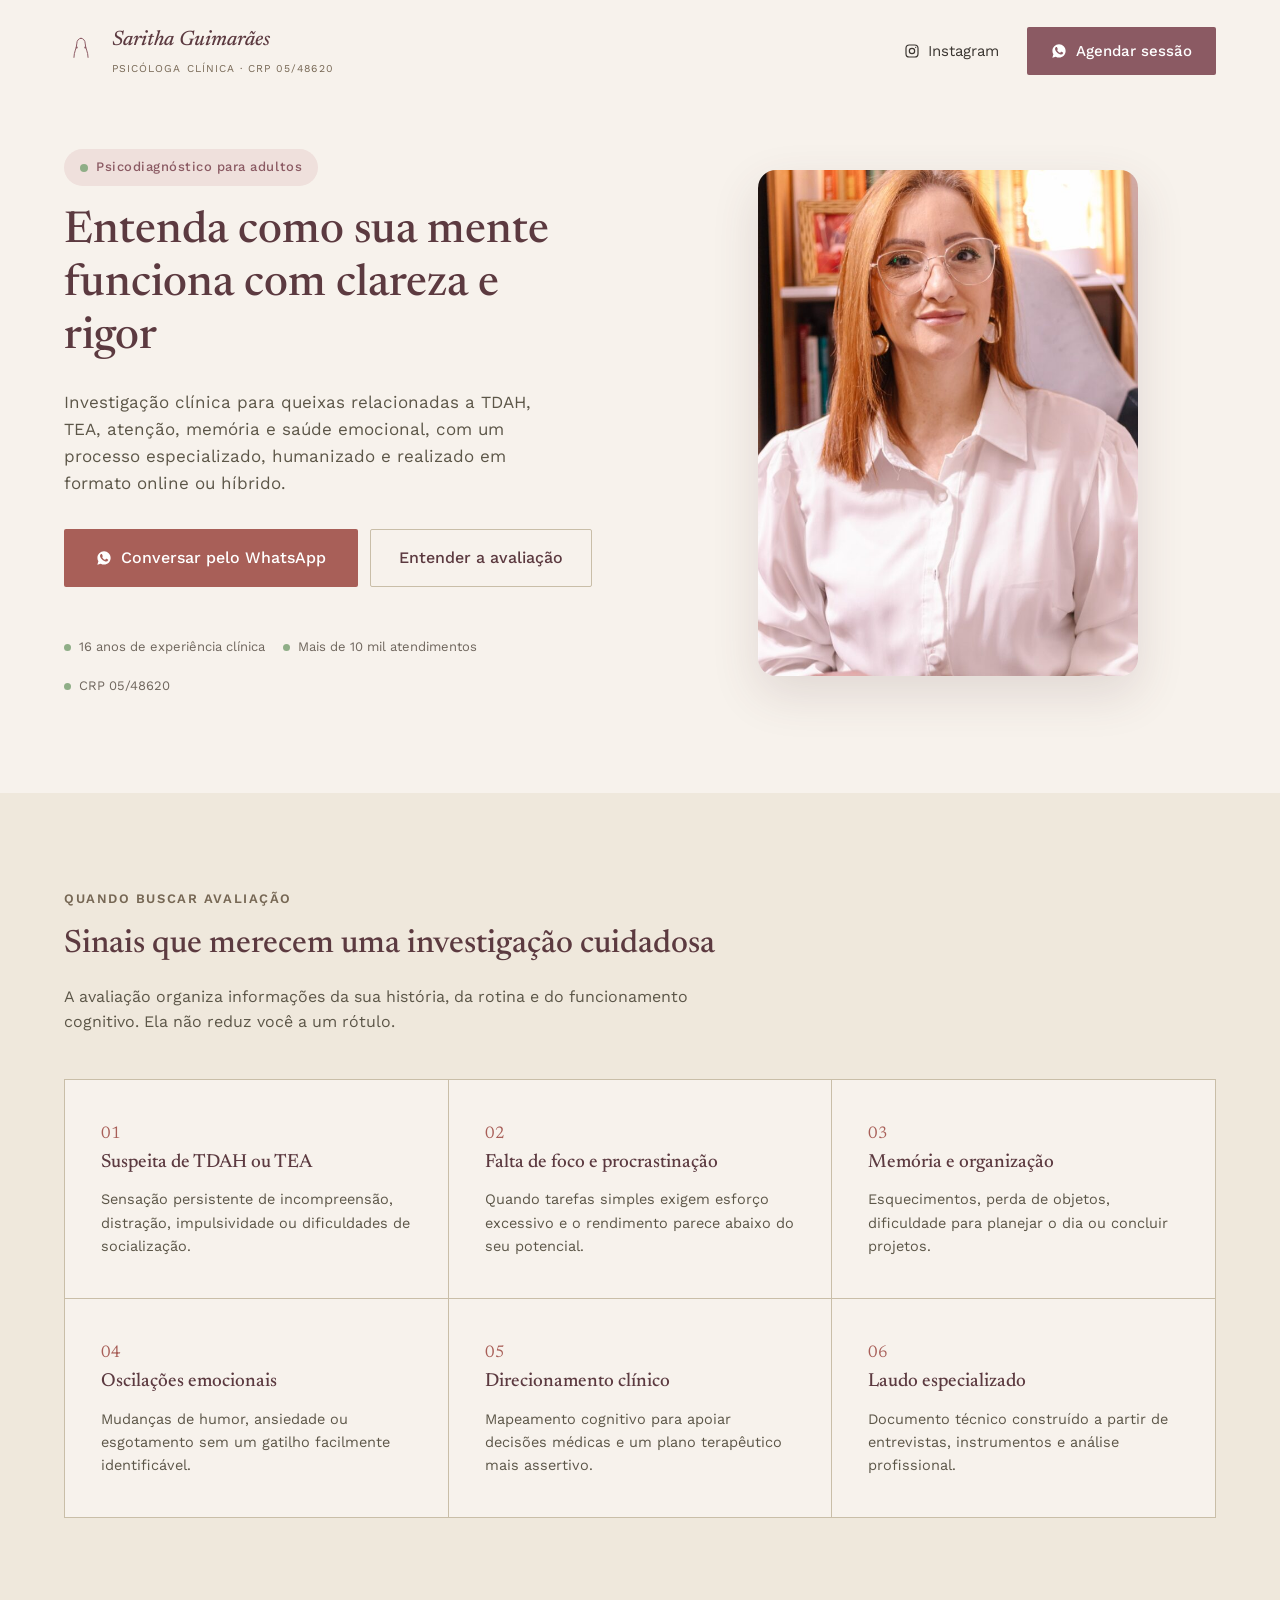
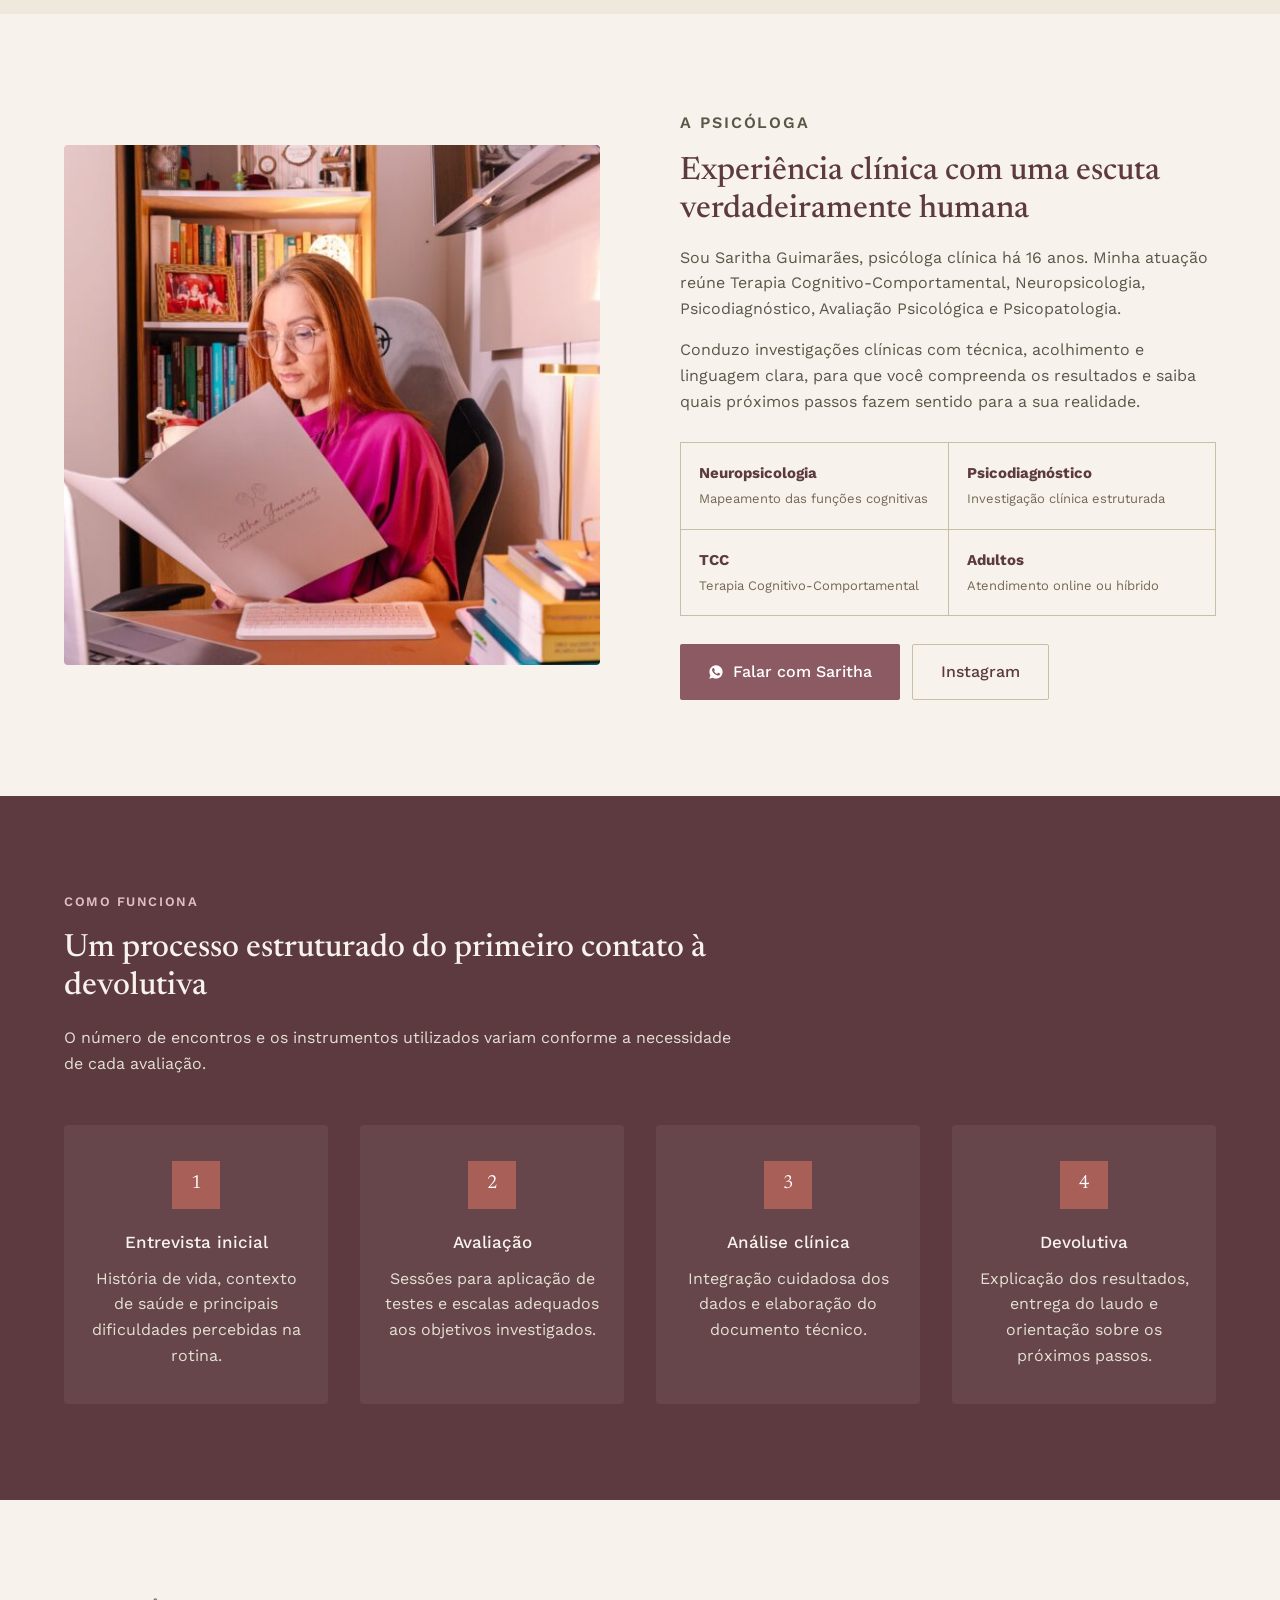
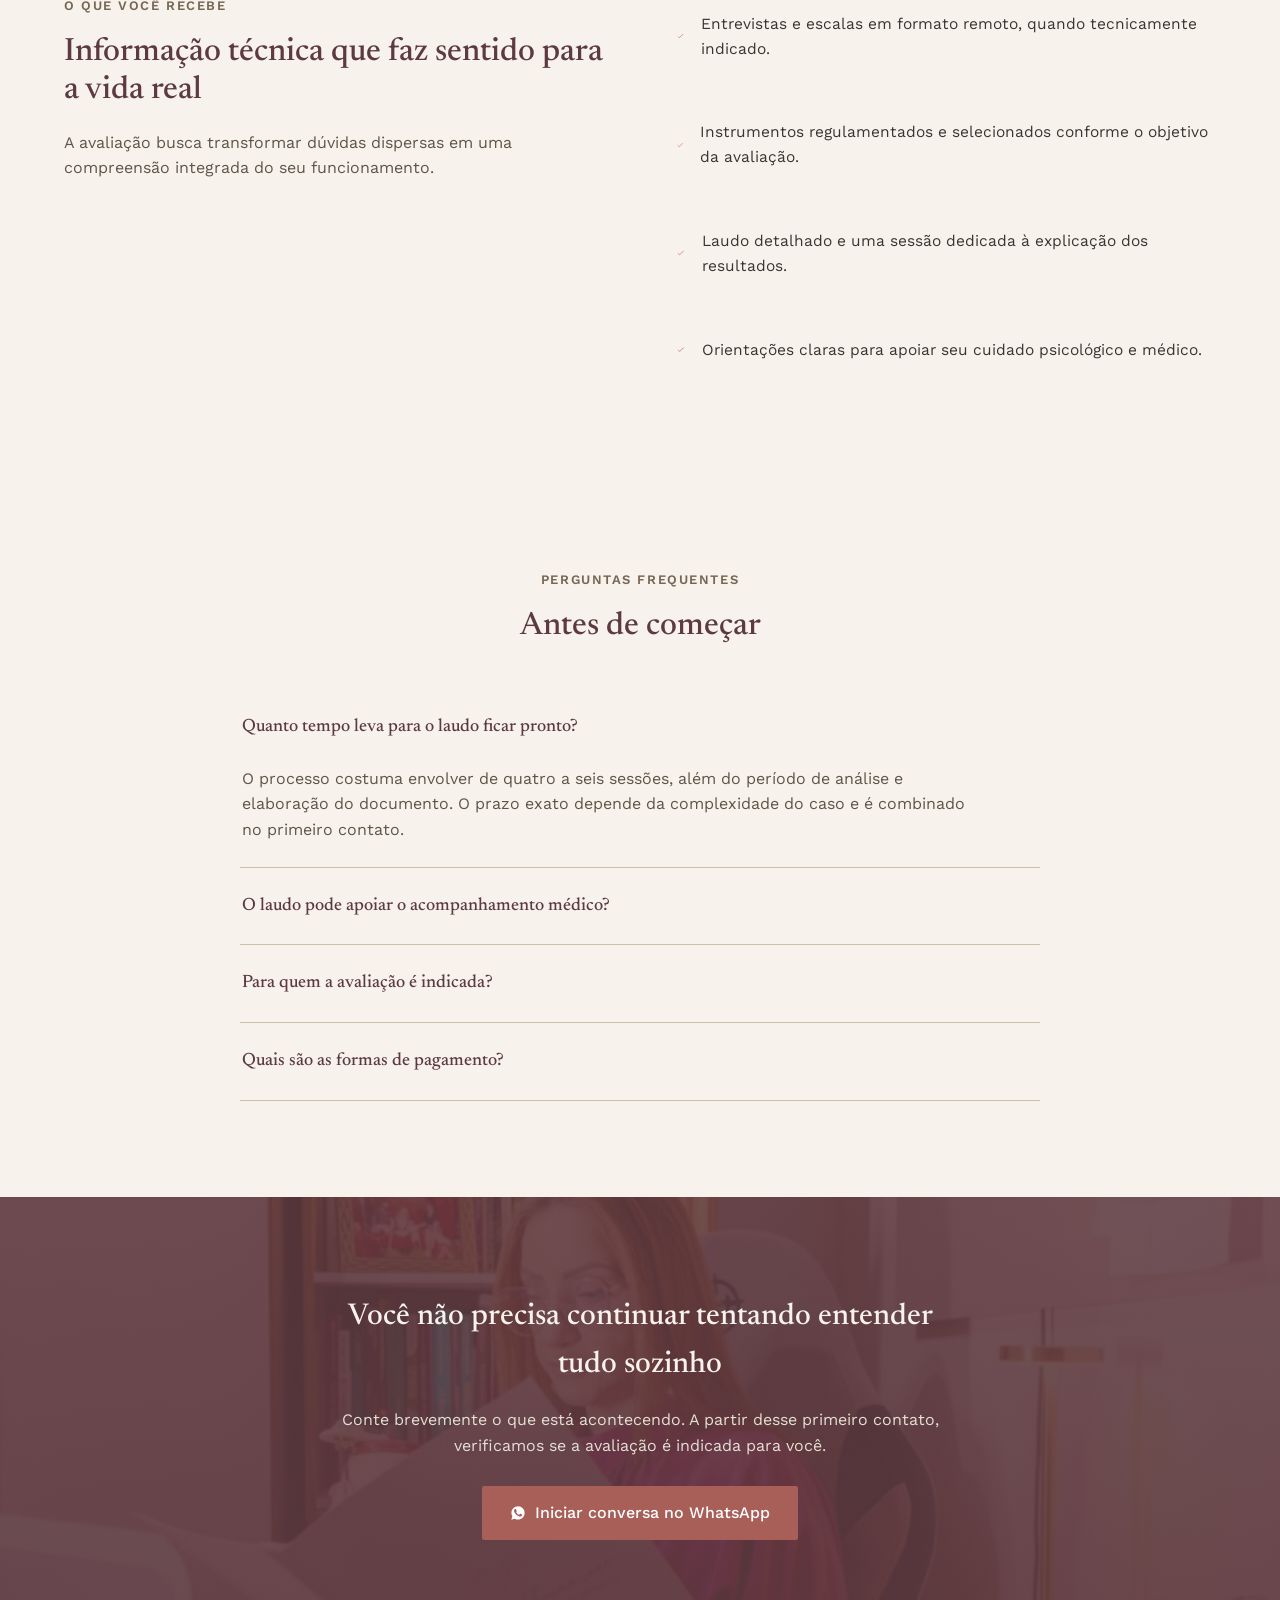
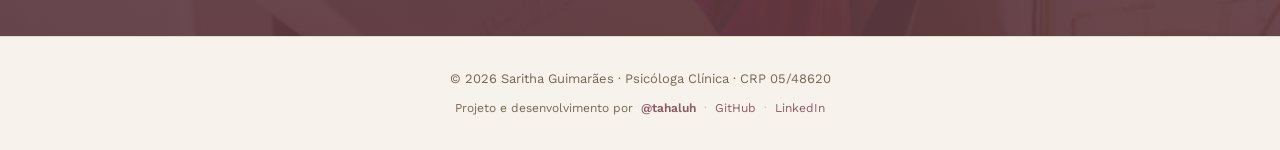
<file: neuro/index.html>
<!doctype html>
<html lang="pt-BR">
<head>
  <meta charset="utf-8">
  <meta name="viewport" content="width=device-width, initial-scale=1">
  <meta name="description" content="Avaliação neuropsicológica e psicodiagnóstico para adultos, com atendimento online ou híbrido.">
  <meta name="theme-color" content="#5C3A40">
  <title>Avaliação Neuropsicológica | Saritha Guimarães</title>
  <link rel="preconnect" href="https://fonts.googleapis.com">
  <link rel="preconnect" href="https://fonts.gstatic.com" crossorigin>
  <link href="https://fonts.googleapis.com/css2?family=Newsreader:ital,opsz,wght@0,72,400;0,72,500;0,72,600;1,72,500&family=Work+Sans:wght@300;400;500;600&display=swap" rel="stylesheet">
  <link rel="stylesheet" href="../assets/specialist-theme.css?v=13">
</head>
<body>
  <header class="topbar">
    <nav class="nav wrap" aria-label="Navegação principal">
      <a class="brand" href="#inicio"><span class="brand-copy"><strong>Saritha Guimarães</strong><span>Psicóloga Clínica · CRP 05/48620</span></span></a>
      <div class="nav-links"><a href="https://www.instagram.com/sarithaguimaraespsicologia" target="_blank" rel="noopener">Instagram</a><a class="btn" href="https://wa.me/5521986484047?text=Ol%C3%A1%2C%20gostaria%20de%20saber%20mais%20sobre%20a%20avalia%C3%A7%C3%A3o%20neuropsicol%C3%B3gica." target="_blank" rel="noopener"><span class="wide">Agendar sessão</span><span aria-hidden="true">Agendar</span></a></div>
    </nav>
  </header>

  <main id="inicio">
    <section class="hero">
      <div class="hero-grid wrap">
        <div class="hero-copy">
          <p class="eyebrow">Psicodiagnóstico para adultos</p>
          <h1>Entenda como sua mente funciona com <em>clareza e rigor</em></h1>
          <p>Investigação clínica para queixas relacionadas a TDAH, TEA, atenção, memória e saúde emocional, com um processo especializado, humanizado e realizado em formato online ou híbrido.</p>
          <div class="actions"><a class="btn" href="https://wa.me/5521986484047?text=Ol%C3%A1%2C%20gostaria%20de%20saber%20mais%20sobre%20a%20avalia%C3%A7%C3%A3o%20neuropsicol%C3%B3gica." target="_blank" rel="noopener">Conversar pelo WhatsApp</a><a class="btn secondary" href="#avaliacao">Entender a avaliação</a></div>
          <div class="microproof"><span><i></i> 16 anos de experiência clínica</span><span><i></i> Mais de 10 mil atendimentos</span><span><i></i> CRP 05/48620</span></div>
        </div>
        <div class="portrait"><img src="../assets/saritha-retrato.jpeg" alt="Psicóloga Saritha Guimarães" width="682" height="1024" loading="eager" decoding="async" fetchpriority="high"></div>
      </div>
    </section>

    <section class="section signals" id="avaliacao">
      <div class="wrap">
        <p class="eyebrow">Quando buscar avaliação</p>
        <h2 class="section-title">Sinais que merecem uma investigação cuidadosa</h2>
        <p class="section-lead">A avaliação organiza informações da sua história, da rotina e do funcionamento cognitivo. Ela não reduz você a um rótulo.</p>
        <div class="cards">
          <article class="card"><span class="num">01</span><h3>Suspeita de TDAH ou TEA</h3><p>Sensação persistente de incompreensão, distração, impulsividade ou dificuldades de socialização.</p></article>
          <article class="card"><span class="num">02</span><h3>Falta de foco e procrastinação</h3><p>Quando tarefas simples exigem esforço excessivo e o rendimento parece abaixo do seu potencial.</p></article>
          <article class="card"><span class="num">03</span><h3>Memória e organização</h3><p>Esquecimentos, perda de objetos, dificuldade para planejar o dia ou concluir projetos.</p></article>
          <article class="card"><span class="num">04</span><h3>Oscilações emocionais</h3><p>Mudanças de humor, ansiedade ou esgotamento sem um gatilho facilmente identificável.</p></article>
          <article class="card"><span class="num">05</span><h3>Direcionamento clínico</h3><p>Mapeamento cognitivo para apoiar decisões médicas e um plano terapêutico mais assertivo.</p></article>
          <article class="card"><span class="num">06</span><h3>Laudo especializado</h3><p>Documento técnico construído a partir de entrevistas, instrumentos e análise profissional.</p></article>
        </div>
      </div>
    </section>

    <section class="section">
      <div class="about-grid wrap">
        <div class="office"><img src="../assets/saritha-consultorio.jpeg" alt="Saritha Guimarães em seu consultório" width="768" height="540" loading="lazy"></div>
        <div class="about-copy"><p class="eyebrow">A psicóloga</p><h2 class="section-title">Experiência clínica com uma escuta verdadeiramente humana</h2><p>Sou Saritha Guimarães, psicóloga clínica há 16 anos. Minha atuação reúne Terapia Cognitivo-Comportamental, Neuropsicologia, Psicodiagnóstico, Avaliação Psicológica e Psicopatologia.</p><p>Conduzo investigações clínicas com técnica, acolhimento e linguagem clara, para que você compreenda os resultados e saiba quais próximos passos fazem sentido para a sua realidade.</p><div class="credentials"><div class="credential"><strong>Neuropsicologia</strong><span>Mapeamento das funções cognitivas</span></div><div class="credential"><strong>Psicodiagnóstico</strong><span>Investigação clínica estruturada</span></div><div class="credential"><strong>TCC</strong><span>Terapia Cognitivo-Comportamental</span></div><div class="credential"><strong>Adultos</strong><span>Atendimento online ou híbrido</span></div></div><div class="actions"><a class="btn" href="https://wa.me/5521986484047?text=Ol%C3%A1%2C%20gostaria%20de%20saber%20mais%20sobre%20a%20avalia%C3%A7%C3%A3o%20neuropsicol%C3%B3gica." target="_blank" rel="noopener">Falar com Saritha</a><a class="btn secondary" href="https://www.instagram.com/sarithaguimaraespsicologia" target="_blank" rel="noopener" aria-label="Instagram de Saritha Guimarães">Instagram</a></div></div>
      </div>
    </section>

    <section class="section process" id="processo">
      <div class="wrap"><p class="eyebrow">Como funciona</p><h2 class="section-title">Um processo estruturado do primeiro contato à devolutiva</h2><p class="section-lead">O número de encontros e os instrumentos utilizados variam conforme a necessidade de cada avaliação.</p><div class="steps"><article class="step"><b>1</b><h3>Entrevista inicial</h3><p>História de vida, contexto de saúde e principais dificuldades percebidas na rotina.</p></article><article class="step"><b>2</b><h3>Avaliação</h3><p>Sessões para aplicação de testes e escalas adequados aos objetivos investigados.</p></article><article class="step"><b>3</b><h3>Análise clínica</h3><p>Integração cuidadosa dos dados e elaboração do documento técnico.</p></article><article class="step"><b>4</b><h3>Devolutiva</h3><p>Explicação dos resultados, entrega do laudo e orientação sobre os próximos passos.</p></article></div></div>
    </section>

    <section class="section">
      <div class="benefit-grid wrap"><div><p class="eyebrow">O que você recebe</p><h2 class="section-title">Informação técnica que faz sentido para a vida real</h2><p class="section-lead">A avaliação busca transformar dúvidas dispersas em uma compreensão integrada do seu funcionamento.</p></div><div class="benefit-list"><div class="benefit"><svg viewBox="0 0 24 24" fill="none" stroke="currentColor" stroke-width="2"><path d="m5 12 4 4L19 6"/></svg><p>Entrevistas e escalas em formato remoto, quando tecnicamente indicado.</p></div><div class="benefit"><svg viewBox="0 0 24 24" fill="none" stroke="currentColor" stroke-width="2"><path d="m5 12 4 4L19 6"/></svg><p>Instrumentos regulamentados e selecionados conforme o objetivo da avaliação.</p></div><div class="benefit"><svg viewBox="0 0 24 24" fill="none" stroke="currentColor" stroke-width="2"><path d="m5 12 4 4L19 6"/></svg><p>Laudo detalhado e uma sessão dedicada à explicação dos resultados.</p></div><div class="benefit"><svg viewBox="0 0 24 24" fill="none" stroke="currentColor" stroke-width="2"><path d="m5 12 4 4L19 6"/></svg><p>Orientações claras para apoiar seu cuidado psicológico e médico.</p></div></div></div>
    </section>

    <section class="section faq" id="faq"><div class="wrap"><p class="eyebrow" style="text-align:center">Perguntas frequentes</p><h2 class="section-title" style="margin:auto;text-align:center">Antes de começar</h2><div class="faq-list"><details open><summary>Quanto tempo leva para o laudo ficar pronto?</summary><p>O processo costuma envolver de quatro a seis sessões, além do período de análise e elaboração do documento. O prazo exato depende da complexidade do caso e é combinado no primeiro contato.</p></details><details><summary>O laudo pode apoiar o acompanhamento médico?</summary><p>Sim. O documento apresenta os resultados da avaliação e pode servir de base para o diálogo com médicos, psiquiatras e outros profissionais envolvidos no cuidado.</p></details><details><summary>Para quem a avaliação é indicada?</summary><p>Para adultos com queixas de foco, organização, memória, oscilações emocionais ou suspeitas clínicas como TDAH e TEA. A indicação é confirmada após o contato inicial.</p></details><details><summary>Quais são as formas de pagamento?</summary><p>O procedimento é organizado como um pacote de etapas. Há pagamento via Pix ou parcelamento no cartão de crédito; valores e condições são informados diretamente no atendimento.</p></details></div></div></section>

    <section class="closing"><div class="closing-inner wrap"><h2>Você não precisa continuar tentando entender tudo sozinho</h2><p>Conte brevemente o que está acontecendo. A partir desse primeiro contato, verificamos se a avaliação é indicada para você.</p><a class="btn" href="https://wa.me/5521986484047?text=Ol%C3%A1%2C%20gostaria%20de%20saber%20mais%20sobre%20a%20avalia%C3%A7%C3%A3o%20neuropsicol%C3%B3gica." target="_blank" rel="noopener">Iniciar conversa no WhatsApp</a></div></section>
  </main>

  <footer><div class="footer-grid wrap"><div>© 2026 Saritha Guimarães · Psicóloga Clínica · CRP 05/48620</div><div class="dev-credit">Projeto e desenvolvimento por <a href="https://tahaluh.github.io/" target="_blank" rel="noopener">@tahaluh</a><span>·</span><a href="https://github.com/tahaluh" target="_blank" rel="noopener">GitHub</a><span>·</span><a href="https://www.linkedin.com/in/thaua-lucas/" target="_blank" rel="noopener">LinkedIn</a></div></div></footer>
  <div class="mobile-cta"><a class="btn" href="https://wa.me/5521986484047?text=Ol%C3%A1%2C%20gostaria%20de%20saber%20mais%20sobre%20a%20avalia%C3%A7%C3%A3o%20neuropsicol%C3%B3gica." target="_blank" rel="noopener">Conversar pelo WhatsApp</a></div>
</body>
</html>
</file>
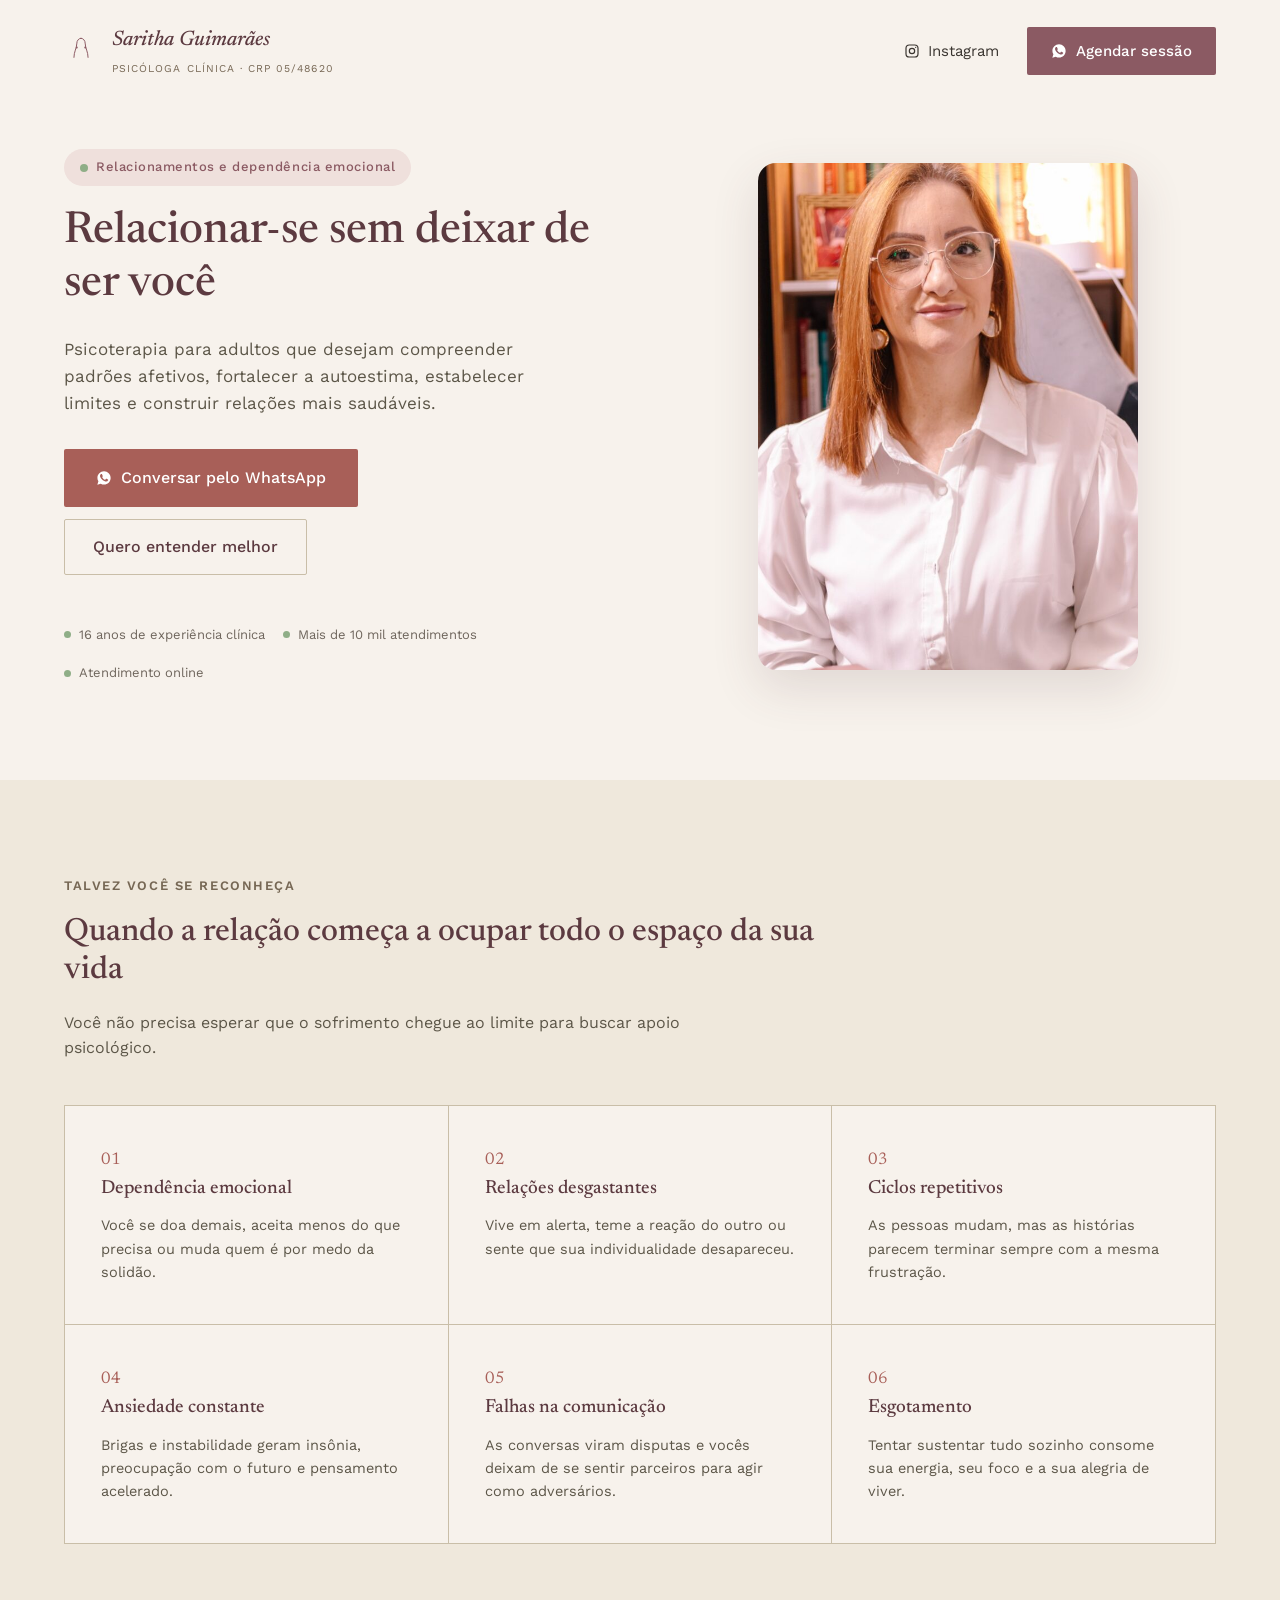
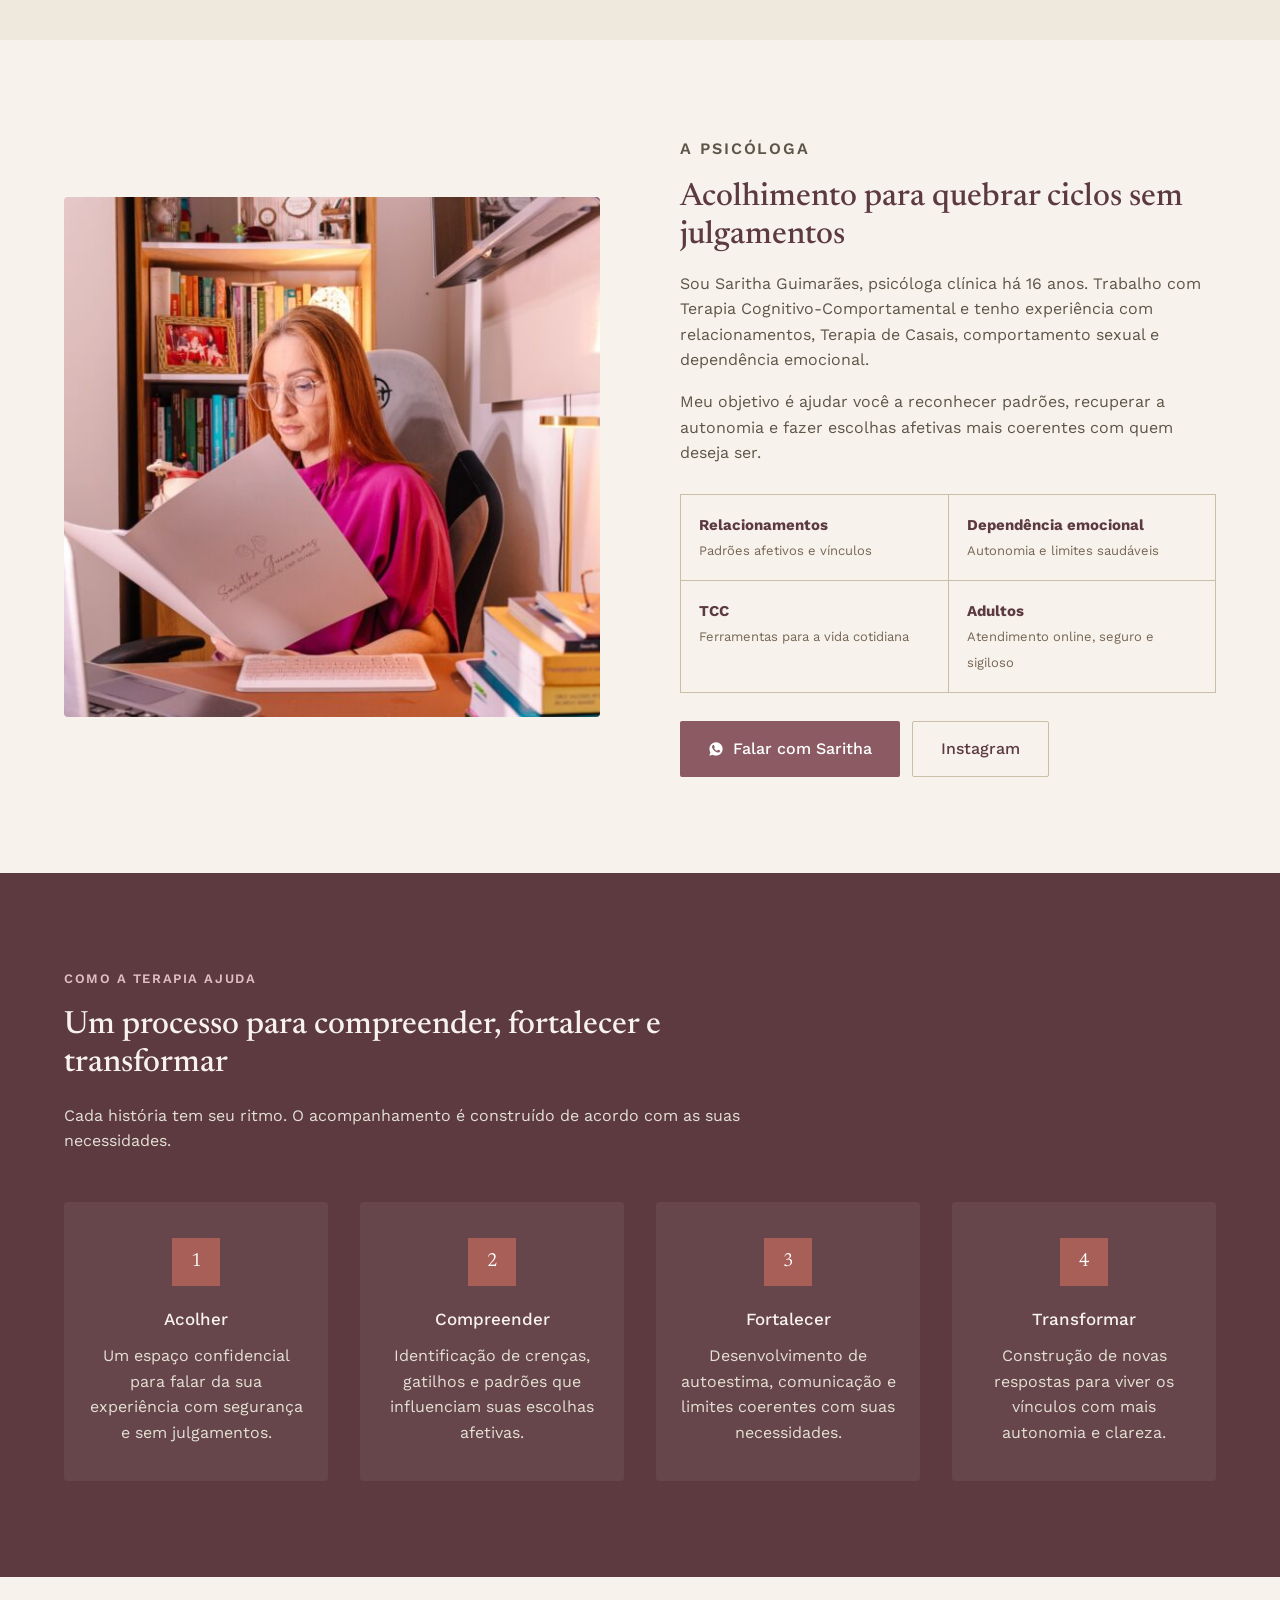
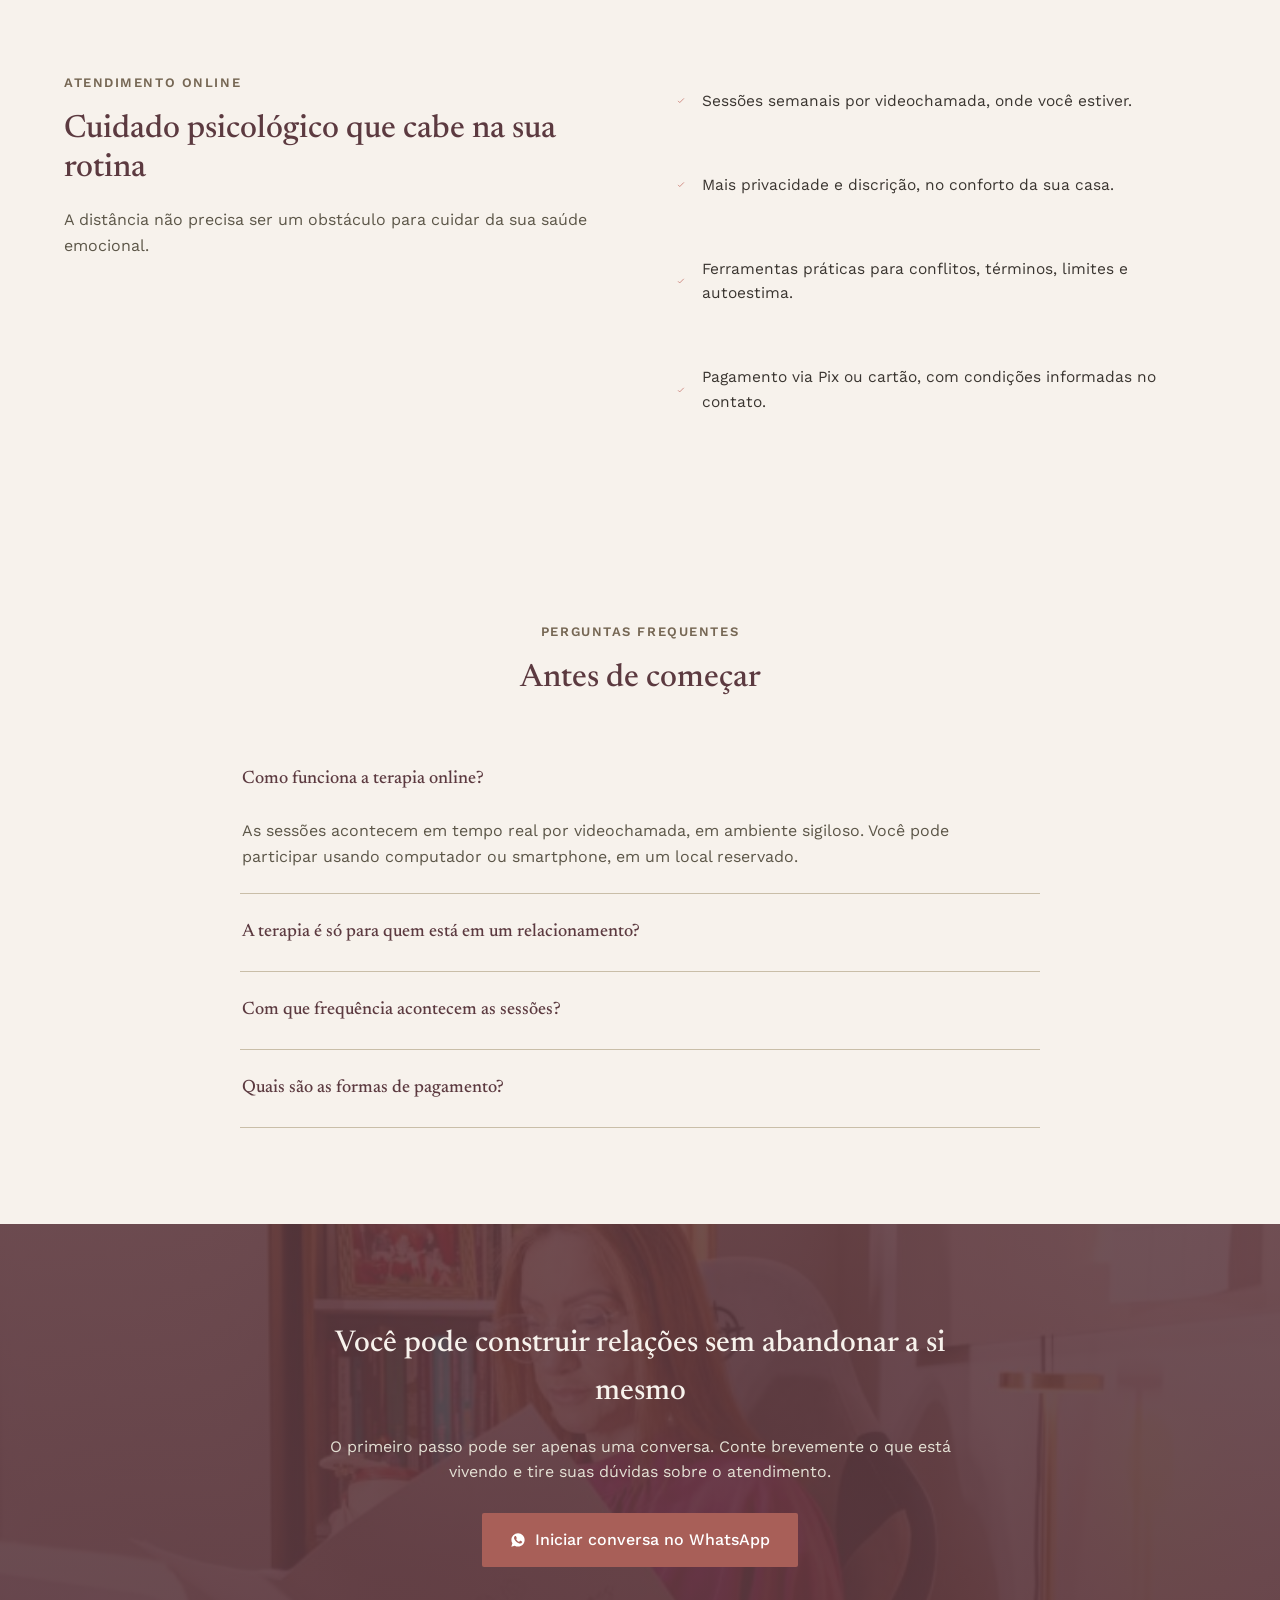
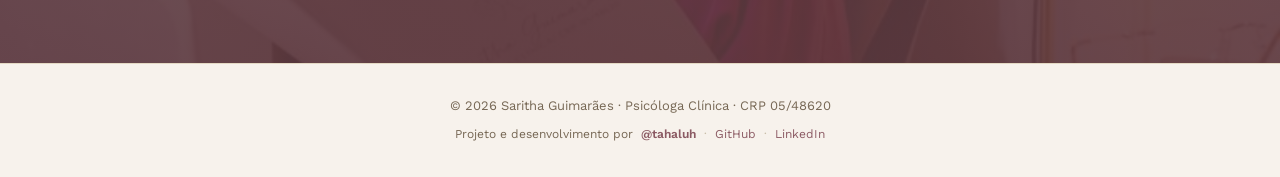
<file: relacionamentos/index.html>
<!doctype html>
<html lang="pt-BR">
<head>
  <meta charset="utf-8">
  <meta name="viewport" content="width=device-width, initial-scale=1">
  <meta name="description" content="Psicoterapia para adultos que desejam superar dependência emocional, fortalecer limites e construir relacionamentos saudáveis.">
  <meta name="theme-color" content="#5C3A40">
  <title>Relacionamentos e Dependência Emocional | Saritha Guimarães</title>
  <link rel="preconnect" href="https://fonts.googleapis.com">
  <link rel="preconnect" href="https://fonts.gstatic.com" crossorigin>
  <link href="https://fonts.googleapis.com/css2?family=Newsreader:ital,opsz,wght@0,72,400;0,72,500;0,72,600;1,72,500&family=Work+Sans:wght@300;400;500;600&display=swap" rel="stylesheet">
  <link rel="stylesheet" href="../assets/specialist-theme.css?v=13">
</head>
<body>
  <header class="topbar"><nav class="nav wrap" aria-label="Navegação principal"><a class="brand" href="#inicio"><span class="brand-copy"><strong>Saritha Guimarães</strong><span>Psicóloga Clínica · CRP 05/48620</span></span></a><div class="nav-links"><a href="https://www.instagram.com/sarithaguimaraespsicologia" target="_blank" rel="noopener">Instagram</a><a class="btn" href="https://wa.me/5521986484047?text=Ol%C3%A1%2C%20gostaria%20de%20conversar%20sobre%20terapia%20para%20relacionamentos." target="_blank" rel="noopener"><span class="wide">Agendar sessão</span><span aria-hidden="true">Agendar</span></a></div></nav></header>

  <main id="inicio">
    <section class="hero"><div class="hero-grid wrap"><div class="hero-copy"><p class="eyebrow">Relacionamentos e dependência emocional</p><h1>Relacionar-se sem <em>deixar de ser você</em></h1><p>Psicoterapia para adultos que desejam compreender padrões afetivos, fortalecer a autoestima, estabelecer limites e construir relações mais saudáveis.</p><div class="actions"><a class="btn" href="https://wa.me/5521986484047?text=Ol%C3%A1%2C%20gostaria%20de%20conversar%20sobre%20terapia%20para%20relacionamentos." target="_blank" rel="noopener">Conversar pelo WhatsApp</a><a class="btn secondary" href="#sinais">Quero entender melhor</a></div><div class="microproof"><span><i></i> 16 anos de experiência clínica</span><span><i></i> Mais de 10 mil atendimentos</span><span><i></i> Atendimento online</span></div></div><div class="portrait"><img src="../assets/saritha-retrato.jpeg" alt="Psicóloga Saritha Guimarães" width="682" height="1024" loading="eager" decoding="async" fetchpriority="high"></div></div></section>

    <section class="section signals" id="sinais"><div class="wrap"><p class="eyebrow">Talvez você se reconheça</p><h2 class="section-title">Quando a relação começa a ocupar todo o espaço da sua vida</h2><p class="section-lead">Você não precisa esperar que o sofrimento chegue ao limite para buscar apoio psicológico.</p><div class="cards"><article class="card"><span class="num">01</span><h3>Dependência emocional</h3><p>Você se doa demais, aceita menos do que precisa ou muda quem é por medo da solidão.</p></article><article class="card"><span class="num">02</span><h3>Relações desgastantes</h3><p>Vive em alerta, teme a reação do outro ou sente que sua individualidade desapareceu.</p></article><article class="card"><span class="num">03</span><h3>Ciclos repetitivos</h3><p>As pessoas mudam, mas as histórias parecem terminar sempre com a mesma frustração.</p></article><article class="card"><span class="num">04</span><h3>Ansiedade constante</h3><p>Brigas e instabilidade geram insônia, preocupação com o futuro e pensamento acelerado.</p></article><article class="card"><span class="num">05</span><h3>Falhas na comunicação</h3><p>As conversas viram disputas e vocês deixam de se sentir parceiros para agir como adversários.</p></article><article class="card"><span class="num">06</span><h3>Esgotamento</h3><p>Tentar sustentar tudo sozinho consome sua energia, seu foco e a sua alegria de viver.</p></article></div></div></section>

    <section class="section"><div class="about-grid wrap"><div class="office"><img src="../assets/saritha-consultorio.jpeg" alt="Saritha Guimarães em seu consultório" width="768" height="540" loading="lazy"></div><div class="about-copy"><p class="eyebrow">A psicóloga</p><h2 class="section-title">Acolhimento para quebrar ciclos sem julgamentos</h2><p>Sou Saritha Guimarães, psicóloga clínica há 16 anos. Trabalho com Terapia Cognitivo-Comportamental e tenho experiência com relacionamentos, Terapia de Casais, comportamento sexual e dependência emocional.</p><p>Meu objetivo é ajudar você a reconhecer padrões, recuperar a autonomia e fazer escolhas afetivas mais coerentes com quem deseja ser.</p><div class="credentials"><div class="credential"><strong>Relacionamentos</strong><span>Padrões afetivos e vínculos</span></div><div class="credential"><strong>Dependência emocional</strong><span>Autonomia e limites saudáveis</span></div><div class="credential"><strong>TCC</strong><span>Ferramentas para a vida cotidiana</span></div><div class="credential"><strong>Adultos</strong><span>Atendimento online, seguro e sigiloso</span></div></div><div class="actions"><a class="btn" href="https://wa.me/5521986484047?text=Ol%C3%A1%2C%20gostaria%20de%20conversar%20sobre%20terapia%20para%20relacionamentos." target="_blank" rel="noopener">Falar com Saritha</a><a class="btn secondary" href="https://www.instagram.com/sarithaguimaraespsicologia" target="_blank" rel="noopener">Instagram</a></div></div></div></section>

    <section class="section process" id="processo"><div class="wrap"><p class="eyebrow">Como a terapia ajuda</p><h2 class="section-title">Um processo para compreender, fortalecer e transformar</h2><p class="section-lead">Cada história tem seu ritmo. O acompanhamento é construído de acordo com as suas necessidades.</p><div class="steps"><article class="step"><b>1</b><h3>Acolher</h3><p>Um espaço confidencial para falar da sua experiência com segurança e sem julgamentos.</p></article><article class="step"><b>2</b><h3>Compreender</h3><p>Identificação de crenças, gatilhos e padrões que influenciam suas escolhas afetivas.</p></article><article class="step"><b>3</b><h3>Fortalecer</h3><p>Desenvolvimento de autoestima, comunicação e limites coerentes com suas necessidades.</p></article><article class="step"><b>4</b><h3>Transformar</h3><p>Construção de novas respostas para viver os vínculos com mais autonomia e clareza.</p></article></div></div></section>

    <section class="section"><div class="benefit-grid wrap"><div><p class="eyebrow">Atendimento online</p><h2 class="section-title">Cuidado psicológico que cabe na sua rotina</h2><p class="section-lead">A distância não precisa ser um obstáculo para cuidar da sua saúde emocional.</p></div><div class="benefit-list"><div class="benefit"><svg viewBox="0 0 24 24" fill="none" stroke="currentColor" stroke-width="2"><path d="m5 12 4 4L19 6"/></svg><p>Sessões semanais por videochamada, onde você estiver.</p></div><div class="benefit"><svg viewBox="0 0 24 24" fill="none" stroke="currentColor" stroke-width="2"><path d="m5 12 4 4L19 6"/></svg><p>Mais privacidade e discrição, no conforto da sua casa.</p></div><div class="benefit"><svg viewBox="0 0 24 24" fill="none" stroke="currentColor" stroke-width="2"><path d="m5 12 4 4L19 6"/></svg><p>Ferramentas práticas para conflitos, términos, limites e autoestima.</p></div><div class="benefit"><svg viewBox="0 0 24 24" fill="none" stroke="currentColor" stroke-width="2"><path d="m5 12 4 4L19 6"/></svg><p>Pagamento via Pix ou cartão, com condições informadas no contato.</p></div></div></div></section>

    <section class="section faq" id="faq"><div class="wrap"><p class="eyebrow" style="text-align:center">Perguntas frequentes</p><h2 class="section-title" style="margin:auto;text-align:center">Antes de começar</h2><div class="faq-list"><details open><summary>Como funciona a terapia online?</summary><p>As sessões acontecem em tempo real por videochamada, em ambiente sigiloso. Você pode participar usando computador ou smartphone, em um local reservado.</p></details><details><summary>A terapia é só para quem está em um relacionamento?</summary><p>Não. O processo também pode ajudar quem está solteiro, viveu um término, deseja compreender padrões repetitivos ou quer se preparar para vínculos mais saudáveis.</p></details><details><summary>Com que frequência acontecem as sessões?</summary><p>Em geral, as consultas são semanais. A frequência e a duração do acompanhamento são combinadas conforme sua necessidade e evolução no processo.</p></details><details><summary>Quais são as formas de pagamento?</summary><p>O pagamento pode ser feito via Pix ou cartão de crédito. Valores e condições são informados diretamente no primeiro contato.</p></details></div></div></section>

    <section class="closing"><div class="closing-inner wrap"><h2>Você pode construir relações sem abandonar a si mesmo</h2><p>O primeiro passo pode ser apenas uma conversa. Conte brevemente o que está vivendo e tire suas dúvidas sobre o atendimento.</p><a class="btn" href="https://wa.me/5521986484047?text=Ol%C3%A1%2C%20gostaria%20de%20conversar%20sobre%20terapia%20para%20relacionamentos." target="_blank" rel="noopener">Iniciar conversa no WhatsApp</a></div></section>
  </main>

  <footer><div class="footer-grid wrap"><div>© 2026 Saritha Guimarães · Psicóloga Clínica · CRP 05/48620</div><div class="dev-credit">Projeto e desenvolvimento por <a href="https://tahaluh.github.io/" target="_blank" rel="noopener">@tahaluh</a><span>·</span><a href="https://github.com/tahaluh" target="_blank" rel="noopener">GitHub</a><span>·</span><a href="https://www.linkedin.com/in/thaua-lucas/" target="_blank" rel="noopener">LinkedIn</a></div></div></footer>
  <div class="mobile-cta"><a class="btn" href="https://wa.me/5521986484047?text=Ol%C3%A1%2C%20gostaria%20de%20conversar%20sobre%20terapia%20para%20relacionamentos." target="_blank" rel="noopener">Conversar pelo WhatsApp</a></div>
</body>
</html>
</file>
<file: assets/specialist-theme.css>
/* Mantém as páginas especializadas no mesmo sistema visual da página principal aprovada. */
:root {
  --ink: #3A3530;
  --wine: #5C3A40;
  --wine-2: #8B5A63;
  --paper: #F7F2EC;
  --sand: #EFE8DC;
  --sage: #8FAE87;
  --sage-pale: #E7EEE3;
  --line: #C9BEA8;
}

* {
  box-sizing: border-box;
}

html {
  scroll-behavior: smooth;
}

body {
  margin: 0;
  background: var(--paper);
  color: var(--ink);
  font-family: "Work Sans", sans-serif;
  line-height: 1.6;
  overflow-x: hidden;
}

a {
  color: inherit;
  text-decoration: none;
}

a:focus-visible,
button:focus-visible,
summary:focus-visible {
  outline: 3px solid #C97B72;
  outline-offset: 4px;
}

img {
  display: block;
  max-width: 100%;
}

button {
  font: inherit;
}

.wrap {
  width: 100%;
  max-width: 1280px;
  margin: 0 auto;
  padding-left: 64px;
  padding-right: 64px;
}

.topbar {
  position: static;
  background: var(--paper);
  border: 0;
  backdrop-filter: none;
}

.nav {
  display: flex;
  align-items: center;
  justify-content: space-between;
  gap: 20px;
  height: auto;
  padding-top: 24px;
  padding-bottom: 24px;
}

.brand strong {
  color: var(--wine);
  font-family: "Newsreader", serif;
  font-size: 21px;
  font-style: italic;
  font-weight: 500;
}

.brand {
  display: flex;
  align-items: center;
  gap: 14px;
}

.brand::before {
  content: "";
  width: 34px;
  height: 34px;
  flex: 0 0 34px;
  background: center / contain no-repeat url("data:image/svg+xml,%3Csvg xmlns='http://www.w3.org/2000/svg' viewBox='0 0 48 48' fill='none' stroke='%238B5A63' stroke-width='1.4'%3E%3Cpath d='M14 33c0-8 4-13 4-19 0-5 3-8 6-8' stroke-linecap='round'/%3E%3Cpath d='M34 33c0-8-4-13-4-19 0-5-3-8-6-8' stroke-linecap='round'/%3E%3Ccircle cx='18' cy='19' r='1.4' fill='%238B5A63' stroke='none'/%3E%3Ccircle cx='30' cy='19' r='1.4' fill='%238B5A63' stroke='none'/%3E%3C/svg%3E");
}

.brand-copy {
  display: block;
  min-width: 0;
}

.brand-copy > span {
  display: block;
  margin-top: 3px;
  color: #766754;
  font-size: 10.5px;
  letter-spacing: .1em;
  text-transform: uppercase;
}

.nav-links {
  display: flex;
  align-items: center;
  gap: 28px;
  font-size: 15px;
}

.nav-links > a:not(.btn) {
  display: inline-flex;
  align-items: center;
  gap: 8px;
}

.nav-links > a:not(.btn)::before {
  content: "";
  width: 16px;
  height: 16px;
  background: center / contain no-repeat url("data:image/svg+xml,%3Csvg xmlns='http://www.w3.org/2000/svg' viewBox='0 0 24 24' fill='none' stroke='%233A3530' stroke-width='1.8' stroke-linecap='round' stroke-linejoin='round'%3E%3Crect x='3' y='3' width='18' height='18' rx='5'/%3E%3Ccircle cx='12' cy='12' r='4'/%3E%3Ccircle cx='17.5' cy='6.5' r='1' fill='%233A3530' stroke='none'/%3E%3C/svg%3E");
}

.btn,
.nav .btn {
  display: inline-flex;
  align-items: center;
  justify-content: center;
  gap: 9px;
  min-height: auto;
  padding: 14px 28px;
  border: 0;
  border-radius: 2px;
  background: #8B5A63;
  color: #FFF;
  box-shadow: none;
  font-weight: 500;
}

.nav .btn {
  padding: 12px 24px;
  font-size: 15px;
}

.nav .btn span[aria-hidden] {
  display: none;
}

.btn:hover {
  background: #5C3A40;
  transform: none;
}

.nav .btn::before,
.hero .actions .btn:first-child::before,
.about-copy .actions .btn:first-child::before,
.closing .btn::before {
  content: "";
  width: 16px;
  height: 16px;
  flex: 0 0 16px;
  background: center / contain no-repeat url("data:image/svg+xml,%3Csvg xmlns='http://www.w3.org/2000/svg' viewBox='0 0 24 24' fill='%23ffffff'%3E%3Cpath d='M12.04 2C6.58 2 2.13 6.45 2.13 11.91c0 1.87.5 3.62 1.44 5.15L2 22l5.11-1.54a9.9 9.9 0 0 0 4.93 1.28h.01c5.46 0 9.91-4.45 9.91-9.91C21.96 6.45 17.5 2 12.04 2Zm5.83 13.79c-.25.7-1.45 1.34-2 1.42-.51.08-1.15.11-1.86-.12-.43-.14-.98-.32-1.68-.63-2.96-1.28-4.89-4.25-5.04-4.45-.15-.2-1.2-1.6-1.2-3.04 0-1.45.76-2.16 1.03-2.46.27-.3.6-.37.8-.37.2 0 .4 0 .58.01.19.01.44-.07.68.53.25.6.85 2.08.92 2.23.08.15.13.32.03.51-.1.19-.15.3-.29.46-.15.16-.31.36-.44.48-.15.14-.3.29-.13.58.17.29.77 1.27 1.66 2.06 1.15 1.02 2.12 1.34 2.42 1.49.3.15.48.13.65-.05.18-.19.75-.87.95-1.17.2-.3.4-.25.68-.15.28.1 1.76.83 2.06.98.3.15.5.23.57.36.08.13.08.75-.17 1.45Z'/%3E%3C/svg%3E");
}

.btn.secondary {
  color: var(--wine);
  border: 1px solid var(--line);
  background: transparent;
}

.hero {
  padding: 0;
  overflow: visible;
}

.hero::before,
.portrait::before,
.portrait-note {
  display: none;
}

.hero-grid {
  display: grid;
  grid-template-columns: minmax(0, 1fr) minmax(0, 1fr);
  align-items: center;
  gap: 80px;
  padding-top: 48px;
  padding-bottom: 96px;
}

.hero .eyebrow {
  display: inline-flex;
  align-items: center;
  gap: 8px;
  margin-bottom: 20px;
  padding: 8px 16px;
  border-radius: 20px;
  background: #EFE0DC;
  color: #8B5A63;
  font-size: 13px;
  font-weight: 500;
  letter-spacing: .04em;
  text-transform: none;
}

.hero .eyebrow::before {
  content: "";
  width: 8px;
  height: 8px;
  flex: 0 0 8px;
  border-radius: 50%;
  background: #8FAE87;
}

.hero h1 {
  margin-top: 0;
  margin-bottom: 24px;
  font-family: "Newsreader", serif;
  color: var(--wine);
  font-size: 44px;
  font-weight: 500;
  line-height: 1.2;
  letter-spacing: 0;
}

.hero h1 em {
  color: inherit;
  font-style: normal;
}

.hero-copy > p:not(.eyebrow) {
  max-width: 500px;
  margin: 0 0 32px;
  color: #5C5648;
  font-size: 17px;
}

.actions {
  display: flex;
  flex-wrap: wrap;
  gap: 12px;
}

.hero .actions .btn:first-child {
  padding: 16px 32px;
  background: #A85F58;
  font-size: 16px;
}

.hero .actions .btn:first-child:hover {
  background: #8B5A63;
}

.portrait {
  position: relative;
  width: min(100%, 380px);
  aspect-ratio: 3 / 4;
  justify-self: center;
}

.portrait img {
  width: 100%;
  height: 100%;
  aspect-ratio: 3 / 4;
  border-radius: 18px;
  object-fit: cover;
  object-position: center 20%;
  box-shadow: 0 18px 48px rgba(92, 58, 64, .14);
}

.microproof {
  display: flex;
  flex-wrap: wrap;
  gap: 18px;
  margin-top: 28px;
  padding-top: 22px;
  border-color: #DDD3BF;
  color: #6F665D;
  font-size: 13px;
}

.microproof i {
  width: 7px;
  height: 7px;
  border-radius: 50%;
  background: #8FAE87;
}

.microproof span {
  display: flex;
  align-items: center;
  gap: 8px;
}

.section {
  padding-top: 96px;
  padding-bottom: 96px;
}

.section-title {
  max-width: 760px;
  margin: 0;
  font-family: "Newsreader", serif;
  color: var(--wine);
  font-size: 32px;
  font-weight: 500;
  line-height: 1.2;
}

.section-lead {
  max-width: 680px;
  margin: 20px 0 0;
  color: #5C5648;
  font-size: 16px;
}

.eyebrow {
  margin: 0 0 16px;
  font-weight: 600;
  text-transform: uppercase;
  color: #766754;
  font-size: 13px;
  letter-spacing: .12em;
}

.signals {
  border: 0;
  background: #EFE8DC;
}

.cards {
  display: grid;
  grid-template-columns: repeat(3, minmax(0, 1fr));
  gap: 1px;
  margin-top: 44px;
  padding: 1px;
  border: 0;
  background: #C9BEA8;
}

.card {
  padding: 40px 36px;
  border: 0;
  border-radius: 0;
  background: #F7F2EC;
}

.card:hover {
  transform: none;
  box-shadow: none;
}

.card .num {
  width: auto;
  height: auto;
  margin-bottom: 14px;
  background: transparent;
  color: #A85F58;
  font-family: "Newsreader", serif;
  font-size: 17px;
  justify-content: start;
}

.card h3 {
  margin: 0 0 10px;
  font-family: "Newsreader", serif;
  color: var(--wine);
  font-size: 19px;
  font-weight: 500;
}

.card p {
  margin: 0;
  color: #5C5648;
  font-size: 14.5px;
}

.about-grid {
  display: grid;
  align-items: center;
  grid-template-columns: minmax(0, 1fr) minmax(0, 1fr);
  gap: 80px;
}

.office img {
  width: 100%;
  height: 520px;
  aspect-ratio: auto;
  border-radius: 4px;
  object-fit: cover;
  box-shadow: none;
}

.office::after {
  display: none;
}

.about-copy p {
  color: #5C5648;
  font-size: 16px;
}

.credentials {
  display: grid;
  grid-template-columns: repeat(2, minmax(0, 1fr));
  gap: 1px;
  margin: 28px 0;
  padding: 1px;
  background: #C9BEA8;
}

.credential {
  padding: 18px;
  border: 0;
  border-radius: 0;
  background: #F7F2EC;
}

.credential strong {
  display: block;
  color: var(--wine);
  font-size: 15px;
}

.credential span {
  color: #766754;
  font-size: 13px;
}

.process {
  background: #5C3A40;
  color: #FFF;
}

.process .eyebrow {
  color: #E0BFC2;
}

.process .section-title {
  color: #F7F2EC;
}

.process .section-lead,
.step p {
  color: #E4E0D4;
}

.steps {
  display: grid;
  grid-template-columns: repeat(4, minmax(0, 1fr));
  gap: 32px;
  margin-top: 48px;
}

.step {
  padding: 36px 24px;
  border-color: rgba(224, 191, 194, .25);
  border-radius: 4px;
  background: rgba(247, 242, 236, .06);
  text-align: center;
}

.step b {
  display: grid;
  place-items: center;
  width: 48px;
  height: 48px;
  margin: 0 auto 20px;
  background: #A85F58;
  font-family: "Newsreader", serif;
  font-size: 19px;
  font-weight: 400;
}

.step h3 {
  margin: 0 0 10px;
  color: #F7F2EC;
  font-size: 17px;
  font-weight: 500;
}

.step p {
  margin: 0;
}

.benefit-list {
  display: grid;
  gap: 28px;
}

.benefit-grid {
  display: grid;
  grid-template-columns: minmax(0, 1fr) minmax(0, 1fr);
  align-items: start;
  gap: 72px;
}

.benefit {
  display: flex;
  gap: 16px;
  padding: 0;
  border: 0;
  border-radius: 0;
  background: transparent;
}

.benefit svg {
  width: 10px;
  flex-basis: 10px;
  color: #C97B72;
}

.benefit p {
  color: #3A3530;
  font-size: 15.5px;
}

.faq {
  background: #F7F2EC;
}

.faq-list {
  max-width: 800px;
  margin: 44px auto 0;
}

.faq details {
  border-bottom: 1px solid var(--line);
}

.faq summary {
  display: flex;
  justify-content: space-between;
  gap: 30px;
  padding: 24px 2px;
  cursor: pointer;
  list-style: none;
  font-family: "Newsreader", serif;
  color: var(--wine);
  font-size: 18px;
  font-weight: 500;
}

.faq summary::after {
  color: #A85F58;
  font-family: "Work Sans", sans-serif;
}

.faq summary::-webkit-details-marker {
  display: none;
}

.faq details p {
  max-width: 730px;
  margin: 0;
  padding: 0 2px 24px;
  color: #5C5648;
}

.closing {
  padding: 96px 0;
  background: linear-gradient(rgba(92, 58, 64, .88), rgba(92, 58, 64, .92)), url("../assets/saritha-consultorio.jpeg") center / cover;
}

.closing-inner {
  max-width: 760px;
  margin: 0 auto;
  color: #FFF;
  text-align: center;
}

.closing h2 {
  margin: 0 0 18px;
  font-family: "Newsreader", serif;
  color: #F7F2EC;
  font-size: 30px;
  font-weight: 500;
}

.closing p {
  margin: 0 auto 28px;
  color: #E4E0D4;
}

.closing .btn {
  background: #A85F58;
  color: #FFF;
}

footer {
  padding: 32px 0;
  border-top: 1px solid #E4D9C4;
  background: #F7F2EC;
  color: #766754;
}

.footer-grid {
  display: flex;
  flex-direction: column;
  gap: 9px;
  justify-content: center;
  text-align: center;
  color: #766754;
  font-size: 13px;
}

.dev-credit {
  display: flex;
  flex-wrap: wrap;
  justify-content: center;
  gap: 8px;
  color: #766754;
  font-size: 12px;
}

.dev-credit a {
  color: #8B5A63;
}

.dev-credit a:first-of-type {
  font-weight: 600;
}

.dev-credit span {
  color: #C9BEA8;
}

.social {
  display: none;
}

.mobile-cta {
  display: none !important;
}

@media (max-width: 900px) {
  .wrap {
    padding-left: 20px;
    padding-right: 20px;
  }

  .nav {
    padding-top: 18px;
    padding-bottom: 18px;
  }

  .hero-grid,
  .about-grid,
  .benefit-grid {
    grid-template-columns: minmax(0, 1fr);
    gap: 42px;
  }

  .hero-grid {
    padding-top: 48px;
    padding-bottom: 64px;
  }

  .hero h1 {
    font-size: 36px;
  }

  .portrait {
    width: min(100%, 380px);
  }

  .cards,
  .steps {
    grid-template-columns: minmax(0, 1fr);
  }

  .office img {
    height: 420px;
    aspect-ratio: auto;
  }

  .section {
    padding-top: 64px;
    padding-bottom: 64px;
  }
}

@media (max-width: 620px) {
  body {
    padding-bottom: 0;
  }

  .nav-links > a:not(.btn) {
    display: none;
  }

  .nav .btn {
    padding: 10px 12px;
    font-size: 13px;
  }

  .nav .btn .wide {
    display: none;
  }

  .nav .btn span[aria-hidden] {
    display: inline;
  }

  .portrait {
    width: calc(100vw - 16px);
    max-width: none;
    justify-self: center;
  }

  .hero .actions .secondary {
    display: inline-flex;
  }

  .credentials {
    grid-template-columns: minmax(0, 1fr);
  }
}
</file>
